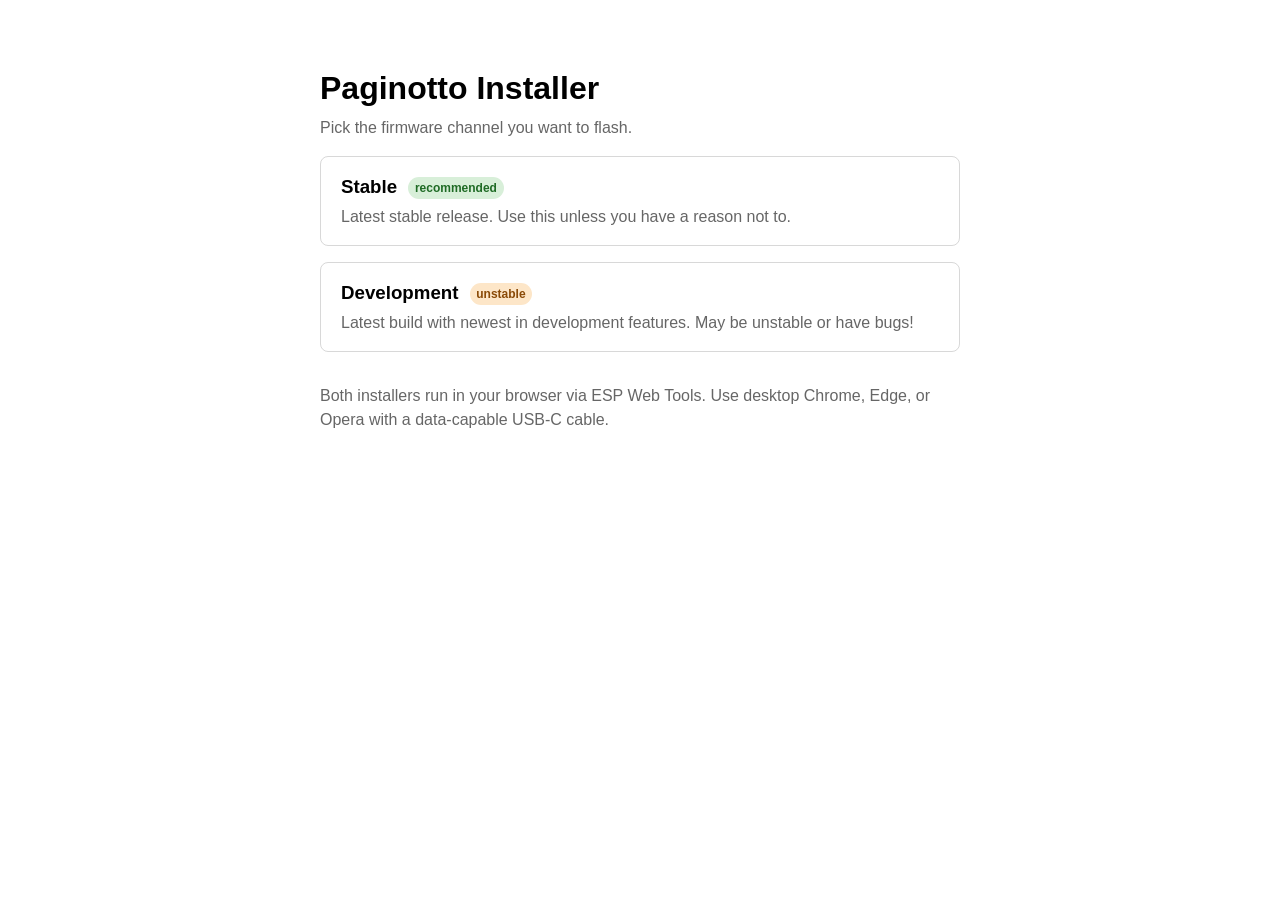
<file: index.html>
<!DOCTYPE html>
<html lang="en">
<head>
  <meta charset="utf-8" />
  <meta name="viewport" content="width=device-width, initial-scale=1" />
  <title>Paginotto Installer</title>
  <style>
    :root { color-scheme: light dark; }
    body {
      font-family: -apple-system, BlinkMacSystemFont, "Segoe UI", Roboto, sans-serif;
      max-width: 640px;
      margin: 4rem auto;
      padding: 0 1.5rem;
      line-height: 1.5;
    }
    h1 { margin-bottom: 0.25rem; }
    .sub { color: #666; margin-top: 0; }
    .channel {
      display: block;
      border: 1px solid rgba(127,127,127,0.3);
      border-radius: 8px;
      padding: 1rem 1.25rem;
      margin: 1rem 0;
      text-decoration: none;
      color: inherit;
    }
    .channel:hover { border-color: #4a90e2; }
    .channel h3 { margin: 0 0 0.25rem; }
    .channel p { margin: 0.25rem 0 0; color: #666; }
    .badge {
      display: inline-block;
      font-size: 0.75rem;
      font-weight: 600;
      padding: 0.15em 0.55em;
      border-radius: 999px;
      vertical-align: middle;
      margin-left: 0.5em;
    }
    .badge.stable { background: #d8efd9; color: #1f6b25; }
    .badge.dev    { background: #fde6c8; color: #8a4a07; }
    @media (prefers-color-scheme: dark) {
      .sub, .channel p { color: #aaa; }
      .badge.stable { background: #1f3a22; color: #9bd6a1; }
      .badge.dev    { background: #3a2a14; color: #f0c089; }
    }
  </style>
</head>
<body>
  <h1>Paginotto Installer</h1>
  <p class="sub">Pick the firmware channel you want to flash.</p>

  <a class="channel" href="stable/">
    <h3>Stable <span class="badge stable">recommended</span></h3>
    <p>Latest stable release. Use this unless you have a reason not to.</p>
  </a>

  <a class="channel" href="dev/">
    <h3>Development <span class="badge dev">unstable</span></h3>
    <p>Latest build with newest in development features. May be unstable or have bugs!</p>
  </a>

  <p class="sub" style="margin-top: 2rem;">
    Both installers run in your browser via ESP Web Tools. Use desktop Chrome, Edge, or Opera with a data-capable USB-C cable.
  </p>
</body>
</html>
</file>
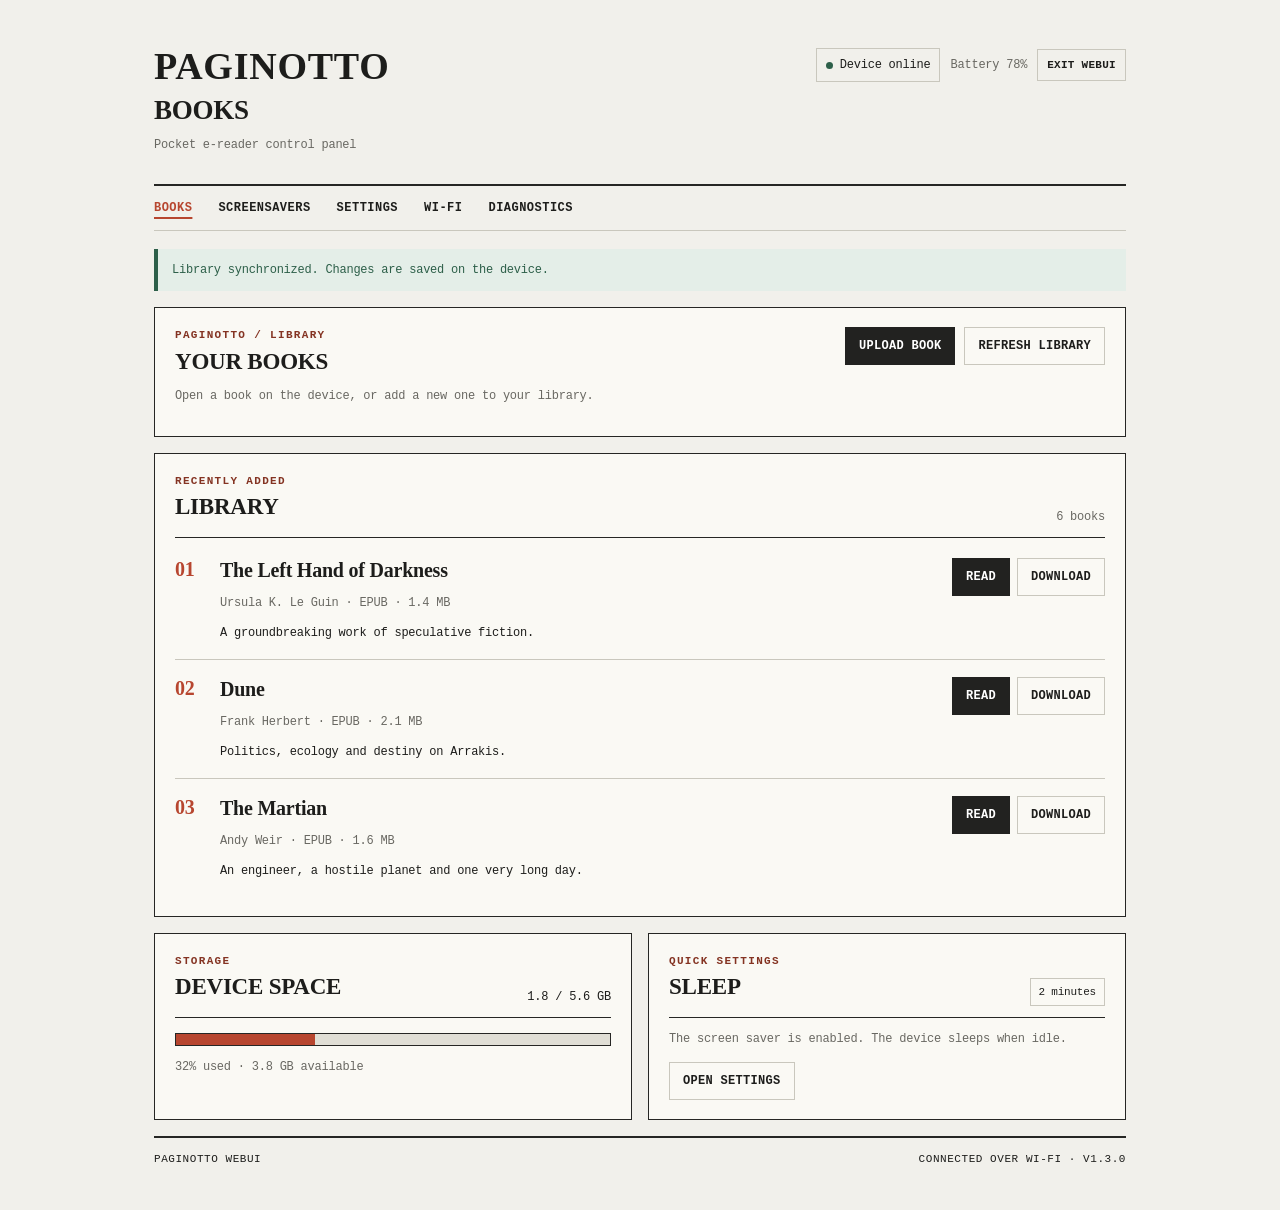
<file: tools/webui-preview/index.html>
<!doctype html>
<html lang="en">
<head>
  <meta charset="utf-8">
  <meta name="viewport" content="width=device-width, initial-scale=1">
  <title>Paginotto WebUI preview</title>
  <link id="theme" rel="stylesheet" href="style.css">
  <script>const variant=new URLSearchParams(location.search).get('variant');if(variant==='typewriter')document.getElementById('theme').href='style-typewriter.css';if(variant==='panel')document.getElementById('theme').href='style-panel.css';</script>
</head>
<body>
  <div class="wrap wide">
    <header class="top">
      <div class="top-title">
        <div class="brand">Paginotto</div>
        <h1>Books</h1>
        <p class="muted">Pocket e-reader control panel</p>
      </div>
      <div class="top-side">
        <span class="status-chip"><span class="status-dot"></span>Device online</span>
        <span class="muted">Battery 78%</span>
        <a class="btn secondary small" href="#">Exit WebUI</a>
      </div>
    </header>

    <div class="nav-bar">
      <nav class="nav" aria-label="Main navigation">
        <div class="nav-pages">
          <a class="active" href="#">Books</a>
          <a href="#screensavers">Screensavers</a>
          <a href="#settings">Settings</a>
          <a href="#wifi">Wi-Fi</a>
          <a href="#diagnostics">Diagnostics</a>
        </div>
      </nav>
    </div>

    <main>
      <div class="banner-ok">Library synchronized. Changes are saved on the device.</div>

      <section class="card hero-card">
        <div>
          <p class="eyebrow">PAGINOTTO / LIBRARY</p>
          <h2>Your books</h2>
          <p class="muted">Open a book on the device, or add a new one to your library.</p>
        </div>
        <div class="actions hero-actions">
          <button class="btn" type="button">Upload book</button>
          <button class="btn secondary" type="button">Refresh library</button>
        </div>
      </section>

      <section class="card">
        <div class="section-heading"><div><p class="eyebrow">RECENTLY ADDED</p><h2>Library</h2></div><span class="muted">6 books</span></div>
        <ul class="list book-list">
          <li class="book-item">
            <div class="book-row"><div class="book-index">01</div><div class="book-main"><h3 class="book-title">The Left Hand of Darkness</h3><p class="meta">Ursula K. Le Guin · EPUB · 1.4 MB</p><p class="book-note">A groundbreaking work of speculative fiction.</p></div><div class="book-tools"><button class="btn" type="button">Read</button><button class="btn secondary" type="button">Download</button></div></div>
          </li>
          <li class="book-item">
            <div class="book-row"><div class="book-index">02</div><div class="book-main"><h3 class="book-title">Dune</h3><p class="meta">Frank Herbert · EPUB · 2.1 MB</p><p class="book-note">Politics, ecology and destiny on Arrakis.</p></div><div class="book-tools"><button class="btn" type="button">Read</button><button class="btn secondary" type="button">Download</button></div></div>
          </li>
          <li class="book-item">
            <div class="book-row"><div class="book-index">03</div><div class="book-main"><h3 class="book-title">The Martian</h3><p class="meta">Andy Weir · EPUB · 1.6 MB</p><p class="book-note">An engineer, a hostile planet and one very long day.</p></div><div class="book-tools"><button class="btn" type="button">Read</button><button class="btn secondary" type="button">Download</button></div></div>
          </li>
        </ul>
      </section>

      <div class="grid cols-2">
        <section class="card">
          <div class="section-heading"><div><p class="eyebrow">STORAGE</p><h2>Device space</h2></div><strong>1.8 / 5.6 GB</strong></div>
          <div class="bar"><span style="width:32%"></span></div><p class="hint">32% used · 3.8 GB available</p>
        </section>
        <section class="card">
          <div class="section-heading"><div><p class="eyebrow">QUICK SETTINGS</p><h2>Sleep</h2></div><span class="pill">2 minutes</span></div>
          <p class="muted">The screen saver is enabled. The device sleeps when idle.</p>
          <div class="actions"><button class="btn secondary" type="button">Open settings</button></div>
        </section>
      </div>
    </main>

    <footer class="footer"><span>Paginotto WebUI</span><span>Connected over Wi-Fi · v1.3.0</span></footer>
  </div>
</body>
</html>
</file>
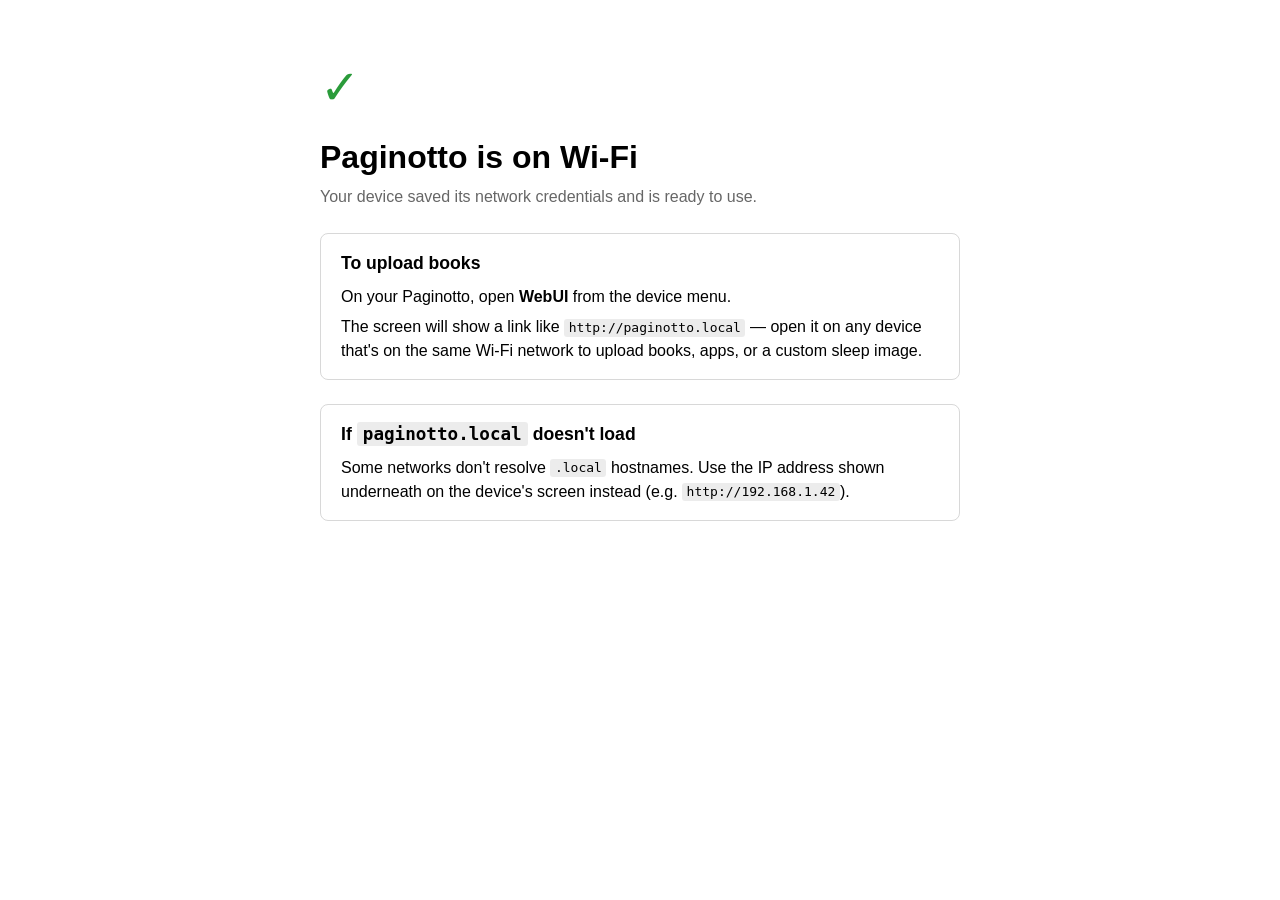
<file: connected.html>
<!DOCTYPE html>
<html lang="en">
<head>
  <meta charset="utf-8" />
  <meta name="viewport" content="width=device-width, initial-scale=1" />
  <title>Paginotto — Connected</title>
  <style>
    :root { color-scheme: light dark; }
    body {
      font-family: -apple-system, BlinkMacSystemFont, "Segoe UI", Roboto, sans-serif;
      max-width: 640px;
      margin: 4rem auto;
      padding: 0 1.5rem;
      line-height: 1.5;
    }
    h1 { margin-bottom: 0.25rem; }
    .sub { color: #666; margin-top: 0; }
    .check {
      font-size: 3rem;
      color: #2a9b3a;
      line-height: 1;
      margin-bottom: 0.5rem;
    }
    .card {
      border: 1px solid rgba(127,127,127,0.3);
      border-radius: 8px;
      padding: 1rem 1.25rem;
      margin: 1.5rem 0;
    }
    .card h2 { margin: 0 0 0.5rem; font-size: 1.1rem; }
    .card p { margin: 0.4rem 0; }
    .card p:last-child { margin-bottom: 0; }
    code {
      background: rgba(127,127,127,0.15);
      padding: 0.1em 0.35em;
      border-radius: 3px;
    }
    @media (prefers-color-scheme: dark) {
      .sub { color: #aaa; }
      .check { color: #6acc7a; }
    }
  </style>
</head>
<body>
  <div class="check">✓</div>
  <h1>Paginotto is on Wi-Fi</h1>
  <p class="sub">Your device saved its network credentials and is ready to use.</p>

  <div class="card">
    <h2>To upload books</h2>
    <p>On your Paginotto, open <strong>WebUI</strong> from the device menu.</p>
    <p>The screen will show a link like <code>http://paginotto.local</code> — open it on any device that's on the same Wi-Fi network to upload books, apps, or a custom sleep image.</p>
  </div>

  <div class="card">
    <h2>If <code>paginotto.local</code> doesn't load</h2>
    <p>Some networks don't resolve <code>.local</code> hostnames. Use the IP address shown underneath on the device's screen instead (e.g. <code>http://192.168.1.42</code>).</p>
  </div>
</body>
</html>
</file>
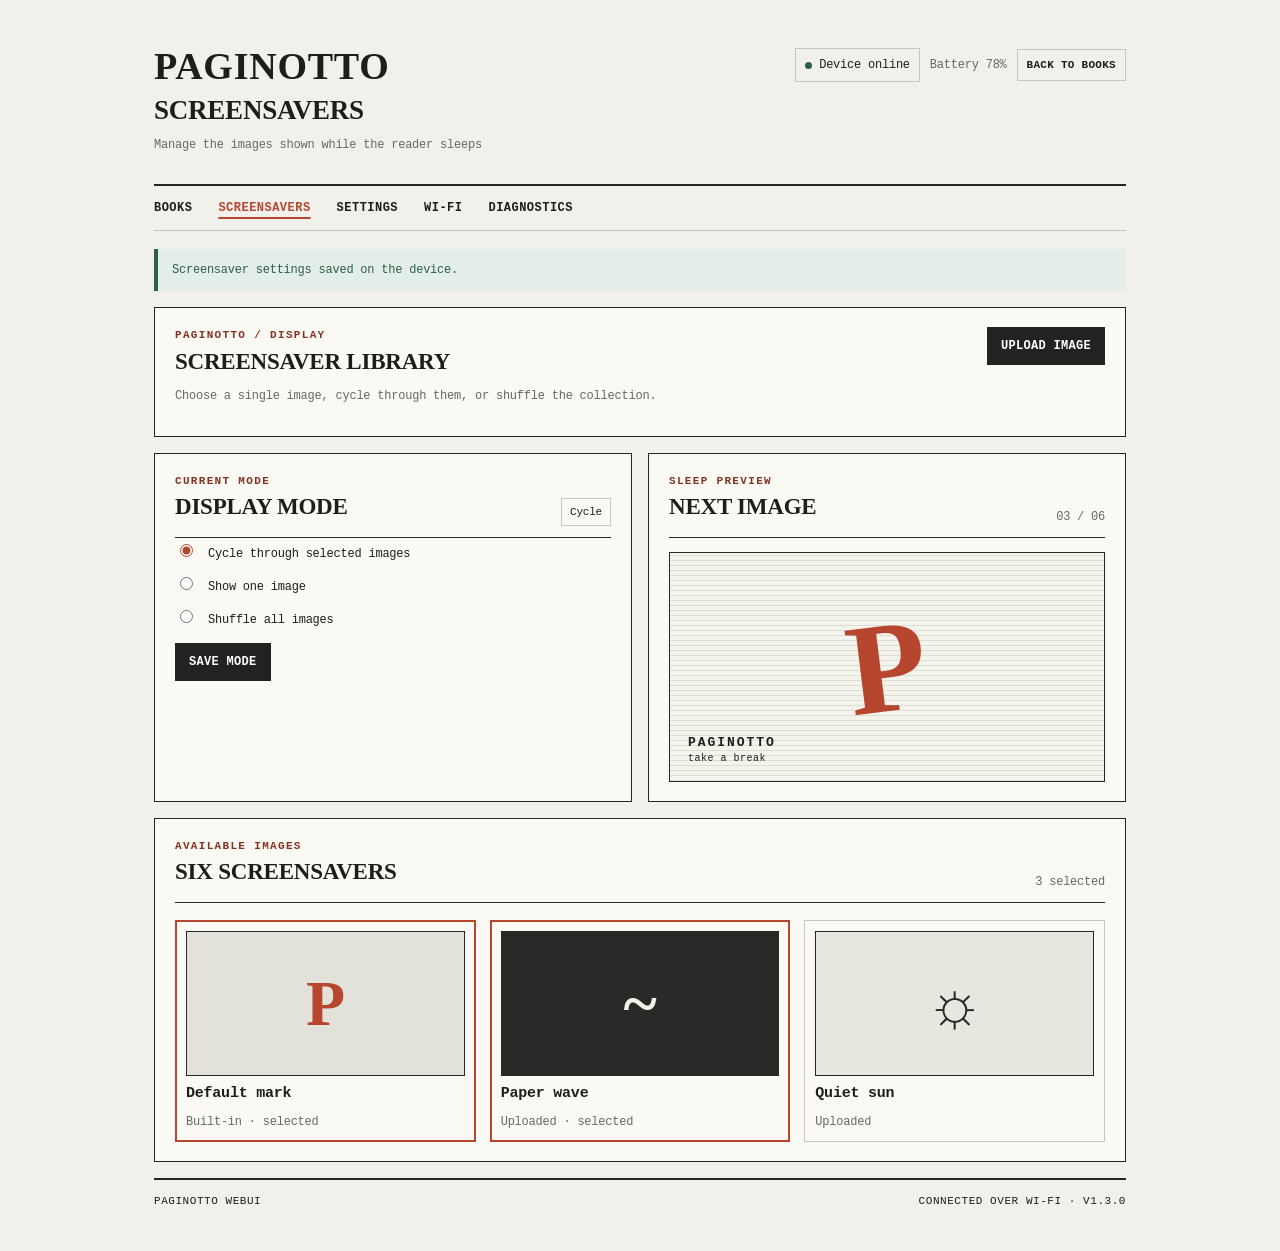
<file: tools/webui-preview/screensavers.html>
<!doctype html>
<html lang="en">
<head><meta charset="utf-8"><meta name="viewport" content="width=device-width, initial-scale=1"><title>Paginotto WebUI preview — Screensavers</title><link rel="stylesheet" href="style.css"></head>
<body><div class="wrap wide">
  <header class="top"><div class="top-title"><div class="brand">Paginotto</div><h1>Screensavers</h1><p class="muted">Manage the images shown while the reader sleeps</p></div><div class="top-side"><span class="status-chip"><span class="status-dot"></span>Device online</span><span class="muted">Battery 78%</span><a class="btn secondary small" href="index.html">Back to books</a></div></header>
  <div class="nav-bar"><nav class="nav"><div class="nav-pages"><a href="index.html">Books</a><a class="active" href="screensavers.html">Screensavers</a><a href="#">Settings</a><a href="#">Wi-Fi</a><a href="#">Diagnostics</a></div></nav></div>
  <main><div class="banner-ok">Screensaver settings saved on the device.</div>
    <section class="card hero-card"><div><p class="eyebrow">PAGINOTTO / DISPLAY</p><h2>Screensaver library</h2><p class="muted">Choose a single image, cycle through them, or shuffle the collection.</p></div><div class="actions hero-actions"><button class="btn" type="button">Upload image</button></div></section>
    <div class="grid cols-2"><section class="card"><div class="section-heading"><div><p class="eyebrow">CURRENT MODE</p><h2>Display mode</h2></div><span class="pill">Cycle</span></div><div class="stack"><label><input type="radio" checked> Cycle through selected images</label><label><input type="radio"> Show one image</label><label><input type="radio"> Shuffle all images</label></div><div class="actions"><button class="btn" type="button">Save mode</button></div></section>
      <section class="card"><div class="section-heading"><div><p class="eyebrow">SLEEP PREVIEW</p><h2>Next image</h2></div><span class="muted">03 / 06</span></div><div class="preview-image"><div class="preview-mark">P</div><div class="preview-caption">PAGINOTTO<br><small>take a break</small></div></div></section></div>
    <section class="card"><div class="section-heading"><div><p class="eyebrow">AVAILABLE IMAGES</p><h2>Six screensavers</h2></div><span class="muted">3 selected</span></div><div class="screen-grid"><div class="screen-item selected"><div class="screen-art art-one">P</div><strong>Default mark</strong><span class="meta">Built-in · selected</span></div><div class="screen-item selected"><div class="screen-art art-two">~</div><strong>Paper wave</strong><span class="meta">Uploaded · selected</span></div><div class="screen-item"><div class="screen-art art-three">☼</div><strong>Quiet sun</strong><span class="meta">Uploaded</span></div></div></section>
  </main><footer class="footer"><span>Paginotto WebUI</span><span>Connected over Wi-Fi · v1.3.0</span></footer>
</div></body></html>
</file>
<file: tools/webui-preview/style.css>
:root{--bg:#f1f0eb;--paper:#faf9f4;--ink:#1d1d1b;--muted:#696862;--line:#262624;--line-soft:#c9c7bd;--accent:#b7462f;--accent-dark:#843322;--ok:#2d5f49;--ok-bg:#e4eee8;--button:#222220;--serif:Georgia,'Times New Roman',serif;--mono:'Courier New',Courier,monospace}
*{box-sizing:border-box}
body{margin:0;background:var(--bg);color:var(--ink);font:15px/1.5 var(--mono);letter-spacing:-.015em}
.wrap{max-width:1020px;margin:0 auto;padding:28px 24px 42px}
.top{display:flex;align-items:flex-start;gap:24px;padding:20px 0 18px;border-bottom:2px solid var(--line)}
.top-title{min-width:0;flex:1}.brand{font:700 38px/.95 var(--serif);letter-spacing:.02em;text-transform:uppercase}.top h1{margin:12px 0 2px;font:700 27px/1.05 var(--serif);text-transform:uppercase}.muted,.meta,.hint{color:var(--muted);font-size:12px}.top-side{display:flex;gap:10px;align-items:center;flex-wrap:wrap;justify-content:flex-end}.status-chip{display:inline-flex;gap:7px;align-items:center;border:1px solid var(--line-soft);padding:7px 9px;font-size:12px}.status-dot{width:7px;height:7px;background:var(--ok);border-radius:50%}
.nav-bar{padding:13px 0;border-bottom:1px solid var(--line-soft)}.nav-pages{display:flex;gap:26px;flex-wrap:wrap}.nav a{color:var(--ink);text-decoration:none;text-transform:uppercase;font-size:12px;font-weight:600;letter-spacing:.04em}.nav a:hover,.nav a.active{color:var(--accent);text-decoration:underline;text-decoration-thickness:2px;text-underline-offset:6px}
main{padding-top:18px}.card{background:var(--paper);border:1px solid var(--line);padding:19px 20px;margin-bottom:16px}.hero-card{display:flex;justify-content:space-between;gap:22px;align-items:flex-start}.eyebrow{margin:0 0 5px;color:var(--accent-dark);font-size:11px;font-weight:600;letter-spacing:.12em}.card h2{margin:0 0 6px;font:700 23px/1.15 var(--serif);text-transform:uppercase}.card h3{margin:0 0 6px}.banner-ok{border-left:4px solid var(--ok);background:var(--ok-bg);padding:12px 14px;margin-bottom:16px;color:var(--ok);font-size:12px}.actions{display:flex;gap:9px;align-items:center;flex-wrap:wrap;margin-top:14px}.hero-actions{margin-top:0;justify-content:flex-end}.btn,button{display:inline-flex;align-items:center;justify-content:center;min-height:38px;border:1px solid var(--button);background:var(--button);color:#fff;padding:8px 13px;font:600 12px var(--mono);text-decoration:none;cursor:pointer;text-transform:uppercase;letter-spacing:.025em}.btn:hover,button:hover{background:var(--accent);border-color:var(--accent)}.btn.secondary{background:transparent;color:var(--ink);border-color:var(--line-soft)}.btn.secondary:hover{color:#fff;border-color:var(--accent)}.small{min-height:32px;padding:6px 9px;font-size:11px}
.section-heading{display:flex;align-items:flex-end;justify-content:space-between;gap:14px;border-bottom:1px solid var(--line);padding-bottom:11px;margin-bottom:3px}.section-heading .eyebrow{margin-bottom:4px}.section-heading strong{font-size:12px;font-weight:500}.list{list-style:none;padding:0;margin:0}.book-list{display:grid;gap:0}.book-item{padding:17px 0;border-top:1px solid var(--line-soft)}.book-item:first-child{border-top:0}.book-row{display:flex;align-items:flex-start;gap:15px}.book-index{font:700 20px var(--serif);color:var(--accent);min-width:30px}.book-main{min-width:0;flex:1}.book-title{font:700 20px/1.2 var(--serif);color:var(--ink)}.book-note{margin:10px 0 0;font-size:12px;max-width:620px}.book-tools{display:flex;gap:7px;flex-wrap:wrap;justify-content:flex-end}.bar{height:13px;border:1px solid var(--line);background:#e0ded5;margin-top:15px}.bar span{display:block;height:100%;background:var(--accent)}.pill{border:1px solid var(--line-soft);padding:5px 8px;font-size:11px}.grid{display:grid;gap:16px}.cols-2{grid-template-columns:1fr 1fr}.footer{display:flex;justify-content:space-between;gap:16px;padding-top:13px;border-top:2px solid var(--line);font-size:11px;text-transform:uppercase;letter-spacing:.05em}
@media(max-width:700px){.wrap{padding:16px 12px 28px}.top,.hero-card,.book-row{flex-direction:column}.top-side,.hero-actions{justify-content:flex-start}.book-tools{justify-content:flex-start}.cols-2{grid-template-columns:1fr}.footer{flex-direction:column;gap:5px}.nav-pages{gap:13px 18px}}
.stack{display:grid;gap:11px}.stack label{font-size:12px;font-weight:500}.stack input{accent-color:var(--accent);margin-right:8px}.preview-image{height:230px;margin-top:14px;border:1px solid var(--line);background:repeating-linear-gradient(0deg,#deddd6 0,#deddd6 1px,#f4f3ec 1px,#f4f3ec 5px);display:grid;place-items:center;position:relative}.preview-mark{font:700 130px/.8 var(--serif);color:var(--accent);transform:rotate(-7deg)}.preview-caption{position:absolute;bottom:16px;left:18px;font:700 13px var(--mono);letter-spacing:.15em}.preview-caption small{font:400 10px var(--mono);letter-spacing:.05em}.screen-grid{display:grid;grid-template-columns:repeat(3,1fr);gap:14px;margin-top:17px}.screen-item{border:1px solid var(--line-soft);padding:10px}.screen-item.selected{border:2px solid var(--accent);padding:9px}.screen-item strong,.screen-item .meta{display:block;margin-top:7px}.screen-art{height:145px;display:grid;place-items:center;border:1px solid var(--line);font:700 64px var(--serif)}.art-one{background:#e3e2da;color:var(--accent)}.art-two{background:#292927;color:#f3f0e6}.art-three{background:#e8e7df;color:#292927}@media(max-width:700px){.screen-grid{grid-template-columns:1fr 1fr}}
</file>
